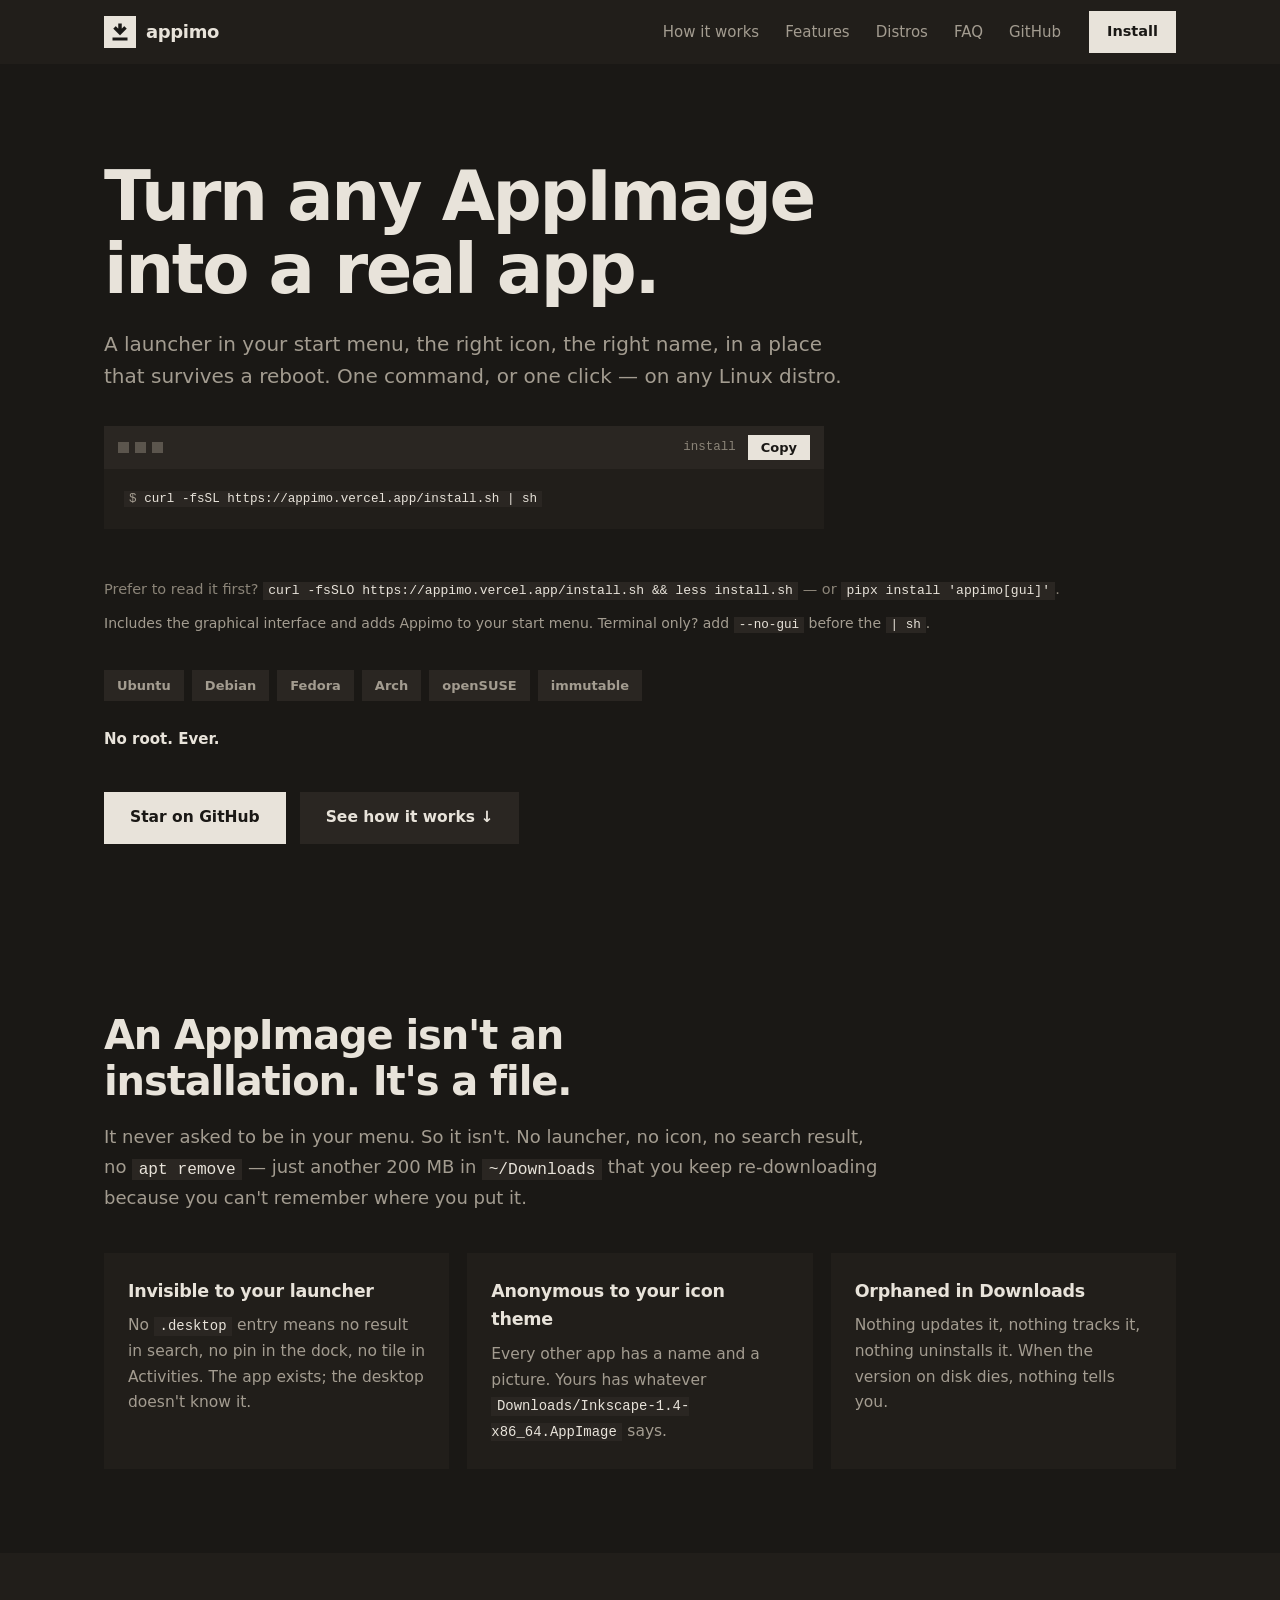
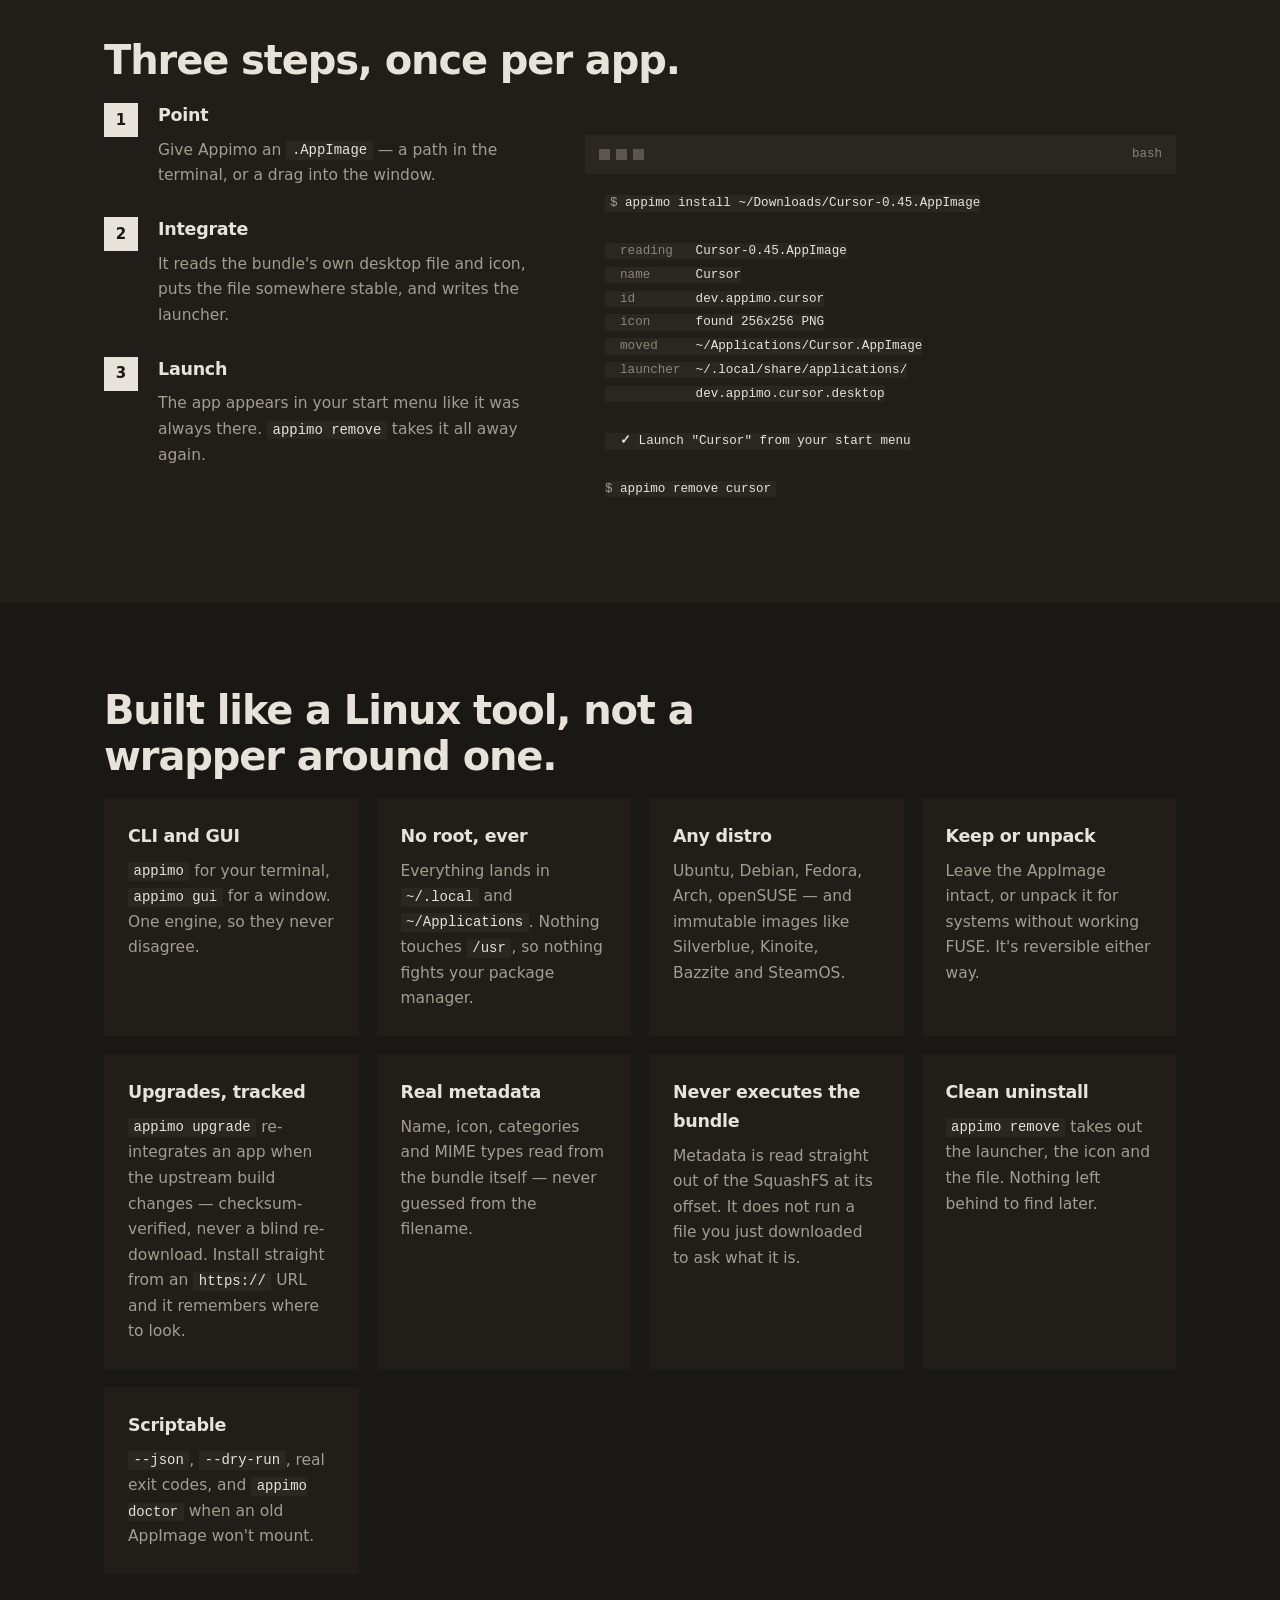
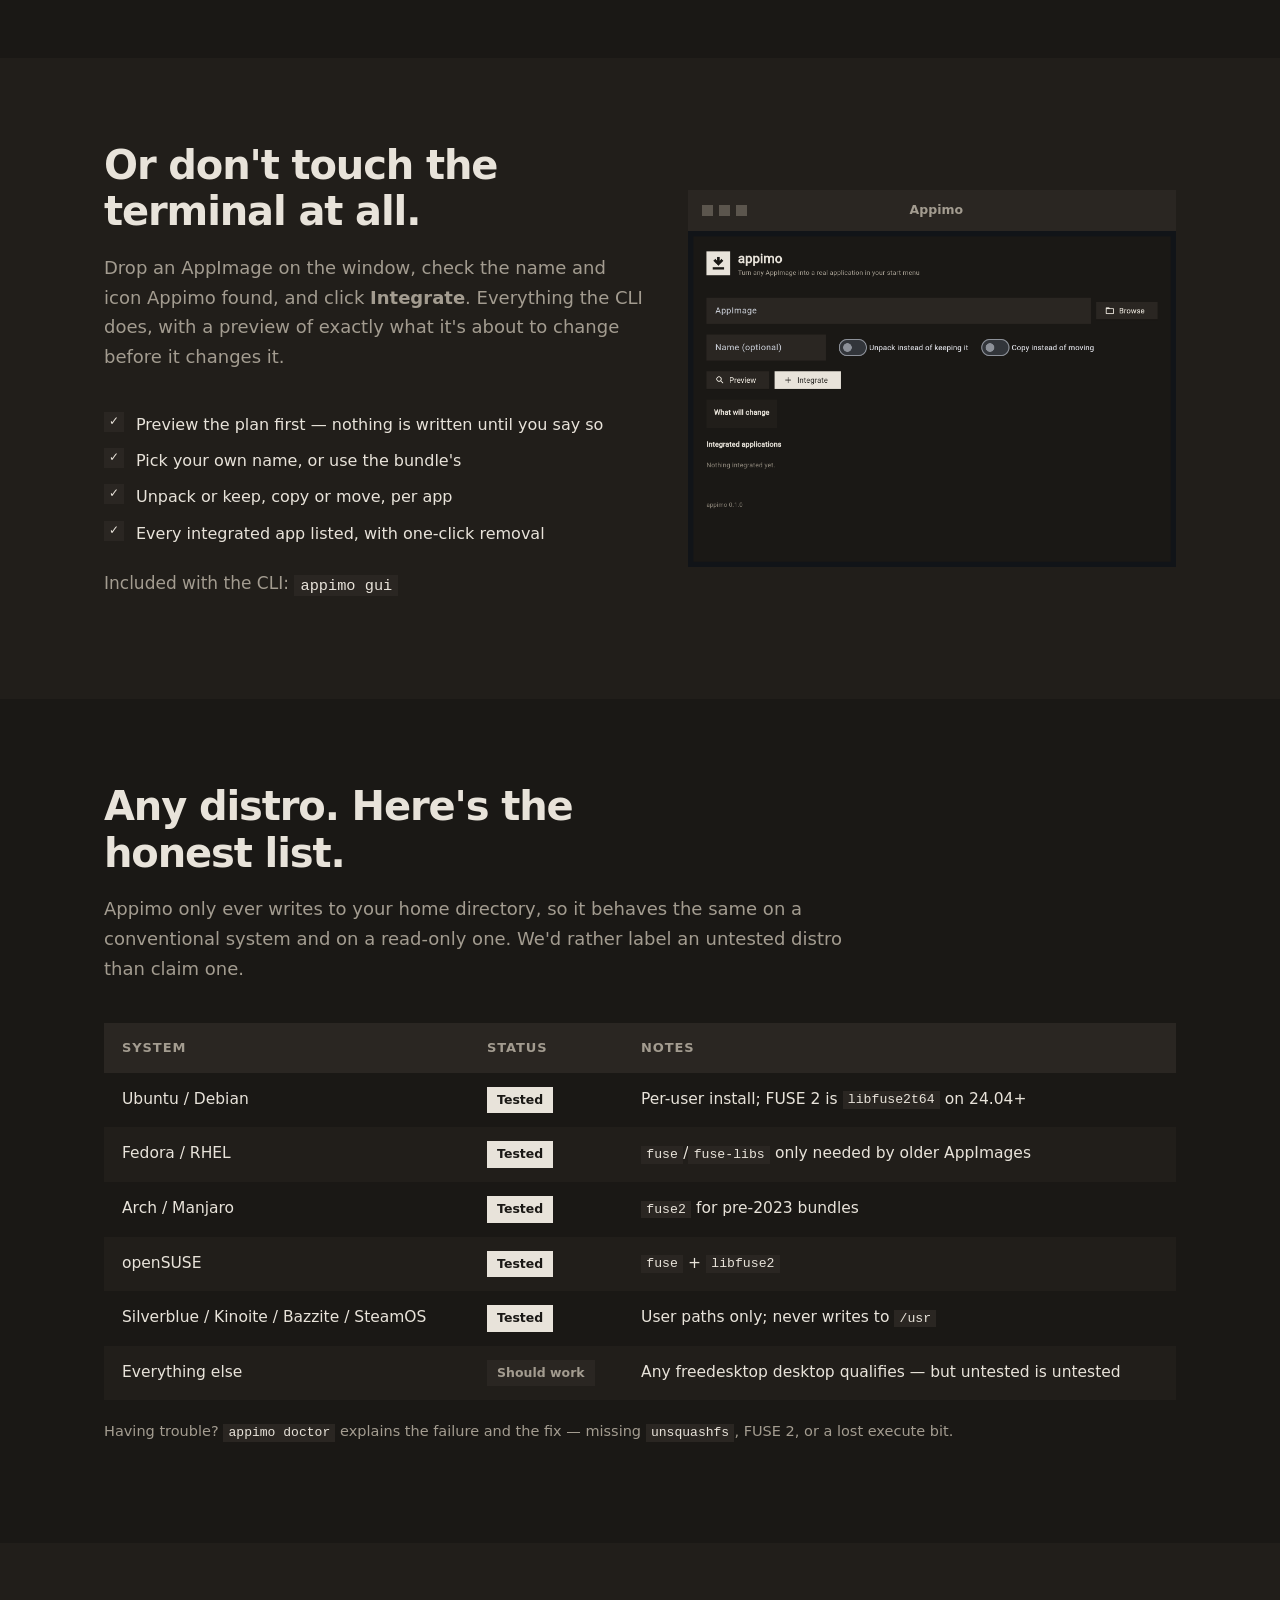
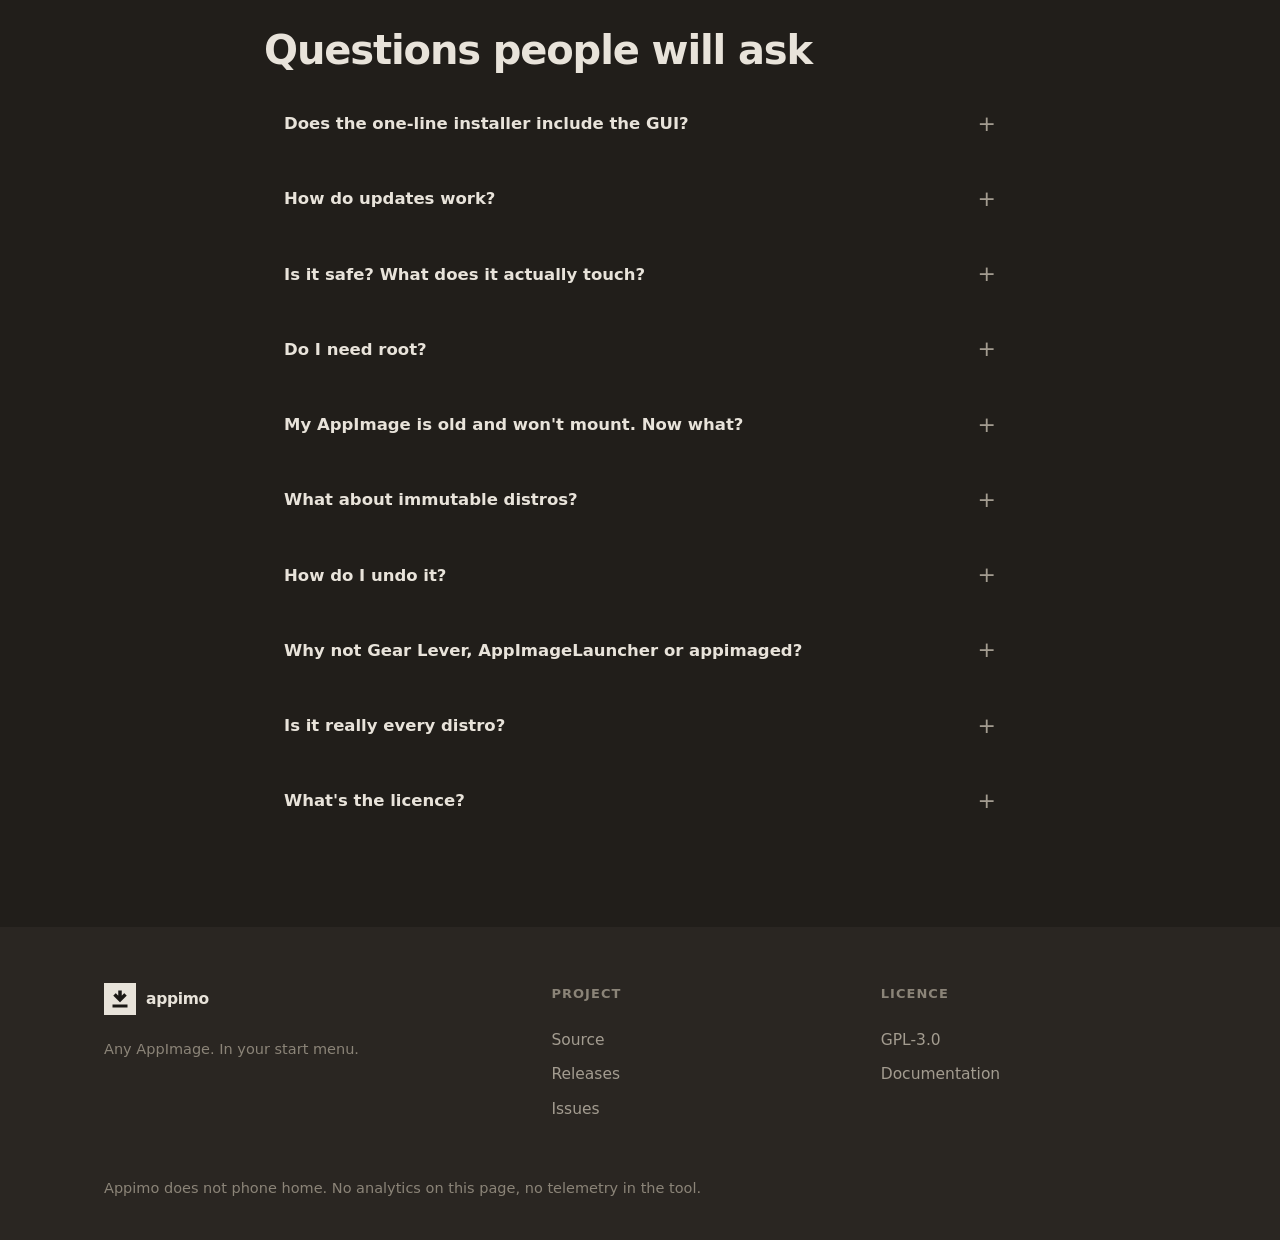
<file: landing/index.html>
<!DOCTYPE html>
<html lang="en">
<head>
<meta charset="utf-8">
<meta name="viewport" content="width=device-width, initial-scale=1">
<title>Appimo — Turn any AppImage into a real app</title>
<meta name="description" content="Appimo gives any AppImage a launcher in your start menu, its own icon and a stable home. One command or one click, per-user, no root, on any Linux distro.">
<link rel="canonical" href="https://appimo.dev/">
<meta name="theme-color" content="#1A1815">

<meta property="og:type" content="website">
<meta property="og:url" content="https://appimo.dev/">
<meta property="og:title" content="Appimo — Turn any AppImage into a real app">
<meta property="og:description" content="A launcher in your start menu, the right icon, the right name. One command, or one click — on any Linux distro.">
<meta property="og:image" content="https://appimo.dev/assets/appimo-banner.png">
<meta property="og:image:width" content="1200">
<meta property="og:image:height" content="630">
<meta name="twitter:card" content="summary_large_image">
<meta name="twitter:title" content="Appimo — Turn any AppImage into a real app">
<meta name="twitter:description" content="A launcher in your start menu, the right icon, the right name. One command, or one click — on any Linux distro.">
<meta name="twitter:image" content="https://appimo.dev/assets/appimo-banner.png">

<link rel="icon" href="assets/favicon.svg" type="image/svg+xml">
<link rel="alternate icon" href="assets/favicon.ico" sizes="any">
<link rel="apple-touch-icon" href="assets/appimo-icon-180.png">
<link rel="manifest" href="site.webmanifest">
<link rel="stylesheet" href="styles.css">

<script type="application/ld+json">
{
  "@context": "https://schema.org",
  "@type": "SoftwareApplication",
  "name": "Appimo",
  "applicationCategory": "DeveloperApplication",
  "operatingSystem": "Linux",
  "license": "https://www.gnu.org/licenses/gpl-3.0.html",
  "description": "Turns any AppImage into a real, installed application with a launcher in the start menu.",
  "softwareVersion": "0.1.0",
  "offers": { "@type": "Offer", "price": "0", "priceCurrency": "USD" },
  "url": "https://appimo.dev/"
}
</script>
</head>
<body>

<a class="skip-link" href="#main">Skip to content</a>

<header class="site-header">
  <div class="wrap">
    <a class="brand" href="/">
      <img src="assets/appimo-icon-256.png" alt="" width="32" height="32">
      <span>appimo</span>
    </a>
    <nav class="nav" aria-label="Primary">
      <a href="#how">How it works</a>
      <a href="#features">Features</a>
      <a href="#distros">Distros</a>
      <a href="#faq">FAQ</a>
      <a href="https://github.com/Shadow-457/appimo">GitHub</a>
    </nav>
    <a class="btn btn-primary btn-sm" href="#install">Install</a>
  </div>
</header>

<main id="main">

<!-- ── Hero ─────────────────────────────────────────────────────── -->
<section class="hero" id="install">
  <div class="wrap">
    <h1>Turn any AppImage<br>into a real app.</h1>

    <p class="lede">
      A launcher in your start menu, the right icon, the right name, in a place
      that survives a reboot. One command, or one click — on any Linux distro.
    </p>

    <div class="terminal" id="command">
      <div class="terminal-bar">
        <span class="dots" aria-hidden="true"><i></i><i></i><i></i></span>
        <span class="terminal-title">install</span>
        <button class="copy" type="button" data-copy="curl -fsSL https://appimo.vercel.app/install.sh | sh">
          <span class="copy-label">Copy</span>
        </button>
      </div>
      <pre><code><span class="prompt">$</span> curl -fsSL https://appimo.vercel.app/install.sh | sh</code></pre>
    </div>
    <p class="copy-status" role="status" aria-live="polite"></p>

    <p class="alt-install">
      Prefer to read it first?
      <code>curl -fsSLO https://appimo.vercel.app/install.sh &amp;&amp; less install.sh</code>
      — or <code>pipx install 'appimo[gui]'</code>.
    </p>
    <p class="copy-status" role="note">
      Includes the graphical interface and adds Appimo to your start menu.
      Terminal only? add <code>--no-gui</code> before the <code>| sh</code>.
    </p>

    <ul class="chips" aria-label="Supported platforms">
      <li>Ubuntu</li><li>Debian</li><li>Fedora</li><li>Arch</li>
      <li>openSUSE</li><li>immutable</li>
    </ul>

    <p class="noroot">No root. Ever.</p>

    <div class="hero-cta">
      <a class="btn btn-primary" href="https://github.com/Shadow-457/appimo">Star on GitHub</a>
      <a class="btn btn-ghost" href="#how">See how it works ↓</a>
    </div>
  </div>
</section>

<!-- ── Problem ──────────────────────────────────────────────────── -->
<section class="section" id="problem">
  <div class="wrap">
    <h2>An AppImage isn't an installation. It's a file.</h2>
    <p class="section-lede">
      It never asked to be in your menu. So it isn't. No launcher, no icon, no
      search result, no <code>apt remove</code> — just another 200 MB in
      <code>~/Downloads</code> that you keep re-downloading because you can't
      remember where you put it.
    </p>

    <div class="grid grid-3">
      <article class="card">
        <h3>Invisible to your launcher</h3>
        <p>No <code>.desktop</code> entry means no result in search, no pin in
        the dock, no tile in Activities. The app exists; the desktop doesn't
        know it.</p>
      </article>
      <article class="card">
        <h3>Anonymous to your icon theme</h3>
        <p>Every other app has a name and a picture. Yours has whatever
        <code>Downloads/Inkscape-1.4-x86_64.AppImage</code> says.</p>
      </article>
      <article class="card">
        <h3>Orphaned in Downloads</h3>
        <p>Nothing updates it, nothing tracks it, nothing uninstalls it. When
        the version on disk dies, nothing tells you.</p>
      </article>
    </div>
  </div>
</section>

<!-- ── How it works ─────────────────────────────────────────────── -->
<section class="section section-alt" id="how">
  <div class="wrap">
    <h2>Three steps, once per app.</h2>

    <div class="split">
      <ol class="steps">
        <li>
          <h3>Point</h3>
          <p>Give Appimo an <code>.AppImage</code> — a path in the terminal, or
          a drag into the window.</p>
        </li>
        <li>
          <h3>Integrate</h3>
          <p>It reads the bundle's own desktop file and icon, puts the file
          somewhere stable, and writes the launcher.</p>
        </li>
        <li>
          <h3>Launch</h3>
          <p>The app appears in your start menu like it was always there.
          <code>appimo remove</code> takes it all away again.</p>
        </li>
      </ol>

      <div class="terminal terminal-tall">
        <div class="terminal-bar">
          <span class="dots" aria-hidden="true"><i></i><i></i><i></i></span>
          <span class="terminal-title">bash</span>
        </div>
        <pre><code><span class="prompt">$</span> appimo install ~/Downloads/Cursor-0.45.AppImage

  <span class="k">reading</span>   Cursor-0.45.AppImage
  <span class="k">name</span>      Cursor
  <span class="k">id</span>        dev.appimo.cursor
  <span class="k">icon</span>      found 256x256 PNG
  <span class="k">moved</span>     ~/Applications/Cursor.AppImage
  <span class="k">launcher</span>  ~/.local/share/applications/
            dev.appimo.cursor.desktop

  <span class="ok">✓</span> Launch "Cursor" from your start menu

<span class="prompt">$</span> appimo remove cursor</code></pre>
      </div>
    </div>
  </div>
</section>

<!-- ── Features ─────────────────────────────────────────────────── -->
<section class="section" id="features">
  <div class="wrap">
    <h2>Built like a Linux tool, not a wrapper around one.</h2>

    <div class="grid grid-4">
      <article class="card">
        <h3>CLI and GUI</h3>
        <p><code>appimo</code> for your terminal, <code>appimo gui</code> for a
        window. One engine, so they never disagree.</p>
      </article>
      <article class="card">
        <h3>No root, ever</h3>
        <p>Everything lands in <code>~/.local</code> and
        <code>~/Applications</code>. Nothing touches <code>/usr</code>, so
        nothing fights your package manager.</p>
      </article>
      <article class="card">
        <h3>Any distro</h3>
        <p>Ubuntu, Debian, Fedora, Arch, openSUSE — and immutable images like
        Silverblue, Kinoite, Bazzite and SteamOS.</p>
      </article>
      <article class="card">
        <h3>Keep or unpack</h3>
        <p>Leave the AppImage intact, or unpack it for systems without working
        FUSE. It's reversible either way.</p>
      </article>
      <article class="card">
        <h3>Upgrades, tracked</h3>
        <p><code>appimo upgrade</code> re-integrates an app when the upstream
        build changes — checksum-verified, never a blind re-download. Install
        straight from an <code>https://</code> URL and it remembers where to
        look.</p>
      </article>
      <article class="card">
        <h3>Real metadata</h3>
        <p>Name, icon, categories and MIME types read from the bundle itself —
        never guessed from the filename.</p>
      </article>
      <article class="card">
        <h3>Never executes the bundle</h3>
        <p>Metadata is read straight out of the SquashFS at its offset. It does
        not run a file you just downloaded to ask what it is.</p>
      </article>
      <article class="card">
        <h3>Clean uninstall</h3>
        <p><code>appimo remove</code> takes out the launcher, the icon and the
        file. Nothing left behind to find later.</p>
      </article>
      <article class="card">
        <h3>Scriptable</h3>
        <p><code>--json</code>, <code>--dry-run</code>, real exit codes, and
        <code>appimo doctor</code> when an old AppImage won't mount.</p>
      </article>
    </div>
  </div>
</section>

<!-- ── GUI ──────────────────────────────────────────────────────── -->
<section class="section section-alt" id="gui">
  <div class="wrap">
    <div class="split split-reverse">
      <div>
        <h2>Or don't touch the terminal at all.</h2>
        <p class="section-lede">
          Drop an AppImage on the window, check the name and icon Appimo found,
          and click <strong>Integrate</strong>. Everything the CLI does, with a
          preview of exactly what it's about to change before it changes it.
        </p>
        <ul class="ticks">
          <li>Preview the plan first — nothing is written until you say so</li>
          <li>Pick your own name, or use the bundle's</li>
          <li>Unpack or keep, copy or move, per app</li>
          <li>Every integrated app listed, with one-click removal</li>
        </ul>
        <p class="muted">Included with the CLI: <code>appimo gui</code></p>
      </div>

      <figure class="window shot">
        <div class="window-bar">
          <span class="dots" aria-hidden="true"><i></i><i></i><i></i></span>
          <span class="window-title">Appimo</span>
        </div>
        <img src="assets/appimo-gui.png" width="900" height="620"
             alt="The Appimo graphical interface: a field to choose an AppImage, options to unpack or copy it, Preview and Integrate buttons, a panel showing what will change, and the list of integrated applications."
             loading="lazy" decoding="async">
      </figure>
    </div>
  </div>
</section>

<!-- ── Distros ──────────────────────────────────────────────────── -->
<section class="section" id="distros">
  <div class="wrap">
    <h2>Any distro. Here's the honest list.</h2>
    <p class="section-lede">
      Appimo only ever writes to your home directory, so it behaves the same on
      a conventional system and on a read-only one. We'd rather label an
      untested distro than claim one.
    </p>

    <div class="table-scroll">
      <table>
        <thead>
          <tr><th scope="col">System</th><th scope="col">Status</th><th scope="col">Notes</th></tr>
        </thead>
        <tbody>
          <tr><td>Ubuntu / Debian</td><td><span class="tag tag-ok">Tested</span></td><td>Per-user install; FUSE 2 is <code>libfuse2t64</code> on 24.04+</td></tr>
          <tr><td>Fedora / RHEL</td><td><span class="tag tag-ok">Tested</span></td><td><code>fuse</code>/<code>fuse-libs</code> only needed by older AppImages</td></tr>
          <tr><td>Arch / Manjaro</td><td><span class="tag tag-ok">Tested</span></td><td><code>fuse2</code> for pre-2023 bundles</td></tr>
          <tr><td>openSUSE</td><td><span class="tag tag-ok">Tested</span></td><td><code>fuse</code> + <code>libfuse2</code></td></tr>
          <tr><td>Silverblue / Kinoite / Bazzite / SteamOS</td><td><span class="tag tag-ok">Tested</span></td><td>User paths only; never writes to <code>/usr</code></td></tr>
          <tr><td>Everything else</td><td><span class="tag tag-mid">Should work</span></td><td>Any freedesktop desktop qualifies — but untested is untested</td></tr>
        </tbody>
      </table>
    </div>

    <p class="muted small">
      Having trouble? <code>appimo doctor</code> explains the failure and the
      fix — missing <code>unsquashfs</code>, FUSE 2, or a lost execute bit.
    </p>
  </div>
</section>

<!-- ── FAQ ──────────────────────────────────────────────────────── -->
<section class="section section-alt" id="faq">
  <div class="wrap wrap-narrow">
    <h2>Questions people will ask</h2>

    <details class="faq">
      <summary>Does the one-line installer include the GUI?</summary>
      <p>Yes. The installer includes the graphical interface (Flet and its
      desktop runtime) and adds Appimo itself to your start menu, so it opens
      like any other app — no terminal needed. Terminal only? Add
      <code>--no-gui</code>:
      <code>curl -fsSL https://appimo.vercel.app/install.sh | sh -s -- --no-gui</code>.
      Already installed and want the window now? Run
      <code>pipx install 'appimo[gui]'</code> (or
      <code>uv tool install 'appimo[gui]'</code>), then <code>appimo menu</code>.
      </p>
    </details>

    <details class="faq">
      <summary>How do updates work?</summary>
      <p>Appimo records the checksum of every bundle it integrates. Install
      from an <code>https://</code> URL once, and
      <code>appimo upgrade</code> re-downloads and re-integrates the app only
      when the upstream build has actually changed — verified against the
      recorded checksum. Local files work too: change the file, run
      <code>appimo upgrade</code>. An unpacked app stays unpacked, a kept one
      stays kept.</p>
    </details>

    <details class="faq">
      <summary>Is it safe? What does it actually touch?</summary>
      <p>Nothing outside your home directory. Appimo reads the AppImage, writes
      one <code>.desktop</code> file and one icon, and moves the file itself.
      It never runs the app to inspect it and never uses <code>sudo</code>.
      <code>appimo install --dry-run</code> prints every change before
      anything happens.</p>
    </details>

    <details class="faq">
      <summary>Do I need root?</summary>
      <p>No. That's a hard rule, not a preference. A GUI app running as root is
      a security problem, and it creates root-owned files in your home
      directory. Appimo refuses to run as root rather than risk either.</p>
    </details>

    <details class="faq">
      <summary>My AppImage is old and won't mount. Now what?</summary>
      <p>FUSE 2 was dropped from some newer systems, and pre-2023 AppImages
      still want it. Appimo detects that and offers <code>--extract</code>
      instead of mount, or tells you which FUSE package your distro needs.
      <code>appimo doctor</code> explains the failure instead of dumping a
      mount error.</p>
    </details>

    <details class="faq">
      <summary>What about immutable distros?</summary>
      <p>That's the case Appimo is designed around: everything is per-user, so
      it works the same on Silverblue or Bazzite as it does on Arch. Only your
      application file's location changes. Nothing writes to <code>/usr</code>.</p>
    </details>

    <details class="faq">
      <summary>How do I undo it?</summary>
      <p><code>appimo remove &lt;name&gt;</code>. The launcher, the icon and
      the AppImage go away. Keep the file with <code>--keep-files</code>.</p>
    </details>

    <details class="faq">
      <summary>Why not Gear Lever, AppImageLauncher or appimaged?</summary>
      <p>They're good, and we've learned from them. Gear Lever is a GUI that
      also has a CLI; AppImageLauncher installs as a system package with deep
      hooks; <code>appimaged</code> watches directories behind your back.
      Appimo's bet is different: a first-class CLI for scripted and headless
      use, a GUI for everyone else, everything per-user, explicit about what it
      changes, and honest when it can't.</p>
    </details>

    <details class="faq">
      <summary>Is it really every distro?</summary>
      <p>It should be: only the freedesktop XDG directories are involved, which
      every desktop honours. The table above separates what we've actually
      tested from what we merely expect to work, and we'll update it as
      reports come in.</p>
    </details>

    <details class="faq">
      <summary>What's the licence?</summary>
      <p>GPL-3.0. Fork it, package it, ship it. See
      <a href="https://github.com/Shadow-457/appimo">the repository</a>.</p>
    </details>
  </div>
</section>

</main>

<footer class="site-footer">
  <div class="wrap">
    <div class="footer-grid">
      <div>
        <a class="brand" href="/">
          <img src="assets/appimo-icon-256.png" alt="" width="32" height="32">
          <span>appimo</span>
        </a>
        <p class="muted small">Any AppImage. In your start menu.</p>
      </div>
      <nav aria-label="Docs">
        <h4>Project</h4>
        <a href="https://github.com/Shadow-457/appimo">Source</a>
        <a href="https://github.com/Shadow-457/appimo/releases">Releases</a>
        <a href="https://github.com/Shadow-457/appimo/issues">Issues</a>
      </nav>
      <nav aria-label="Legal">
        <h4>Licence</h4>
        <a href="https://www.gnu.org/licenses/gpl-3.0.html">GPL-3.0</a>
        <a href="https://github.com/Shadow-457/appimo/blob/main/docs/">Documentation</a>
      </nav>
    </div>
    <p class="muted small footer-note">
      Appimo does not phone home. No analytics on this page, no telemetry in the
      tool.
    </p>
  </div>
</footer>

<script src="app.js" defer></script>
</body>
</html>
</file>
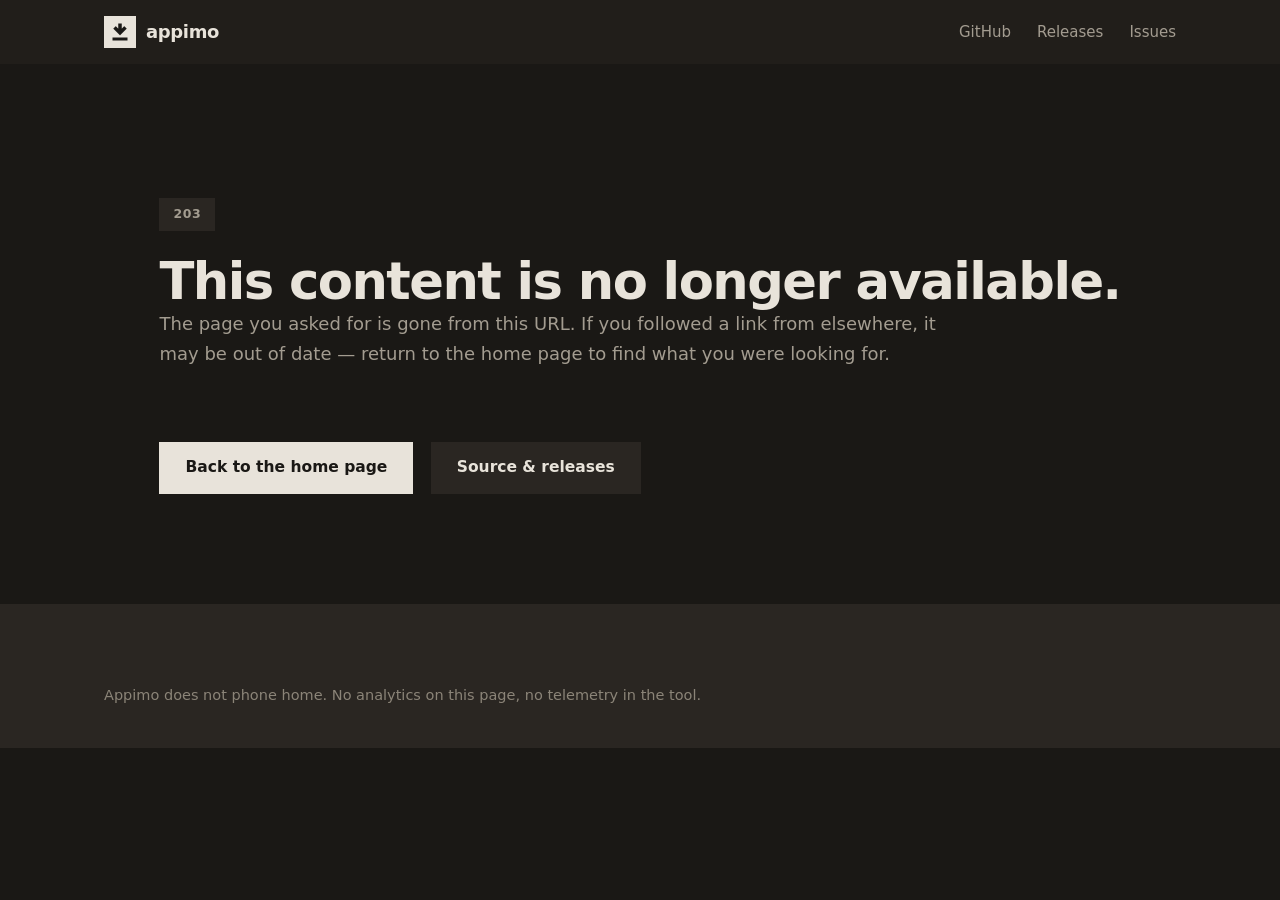
<file: landing/203.html>
<!DOCTYPE html>
<html lang="en">
<head>
<meta charset="utf-8">
<meta name="viewport" content="width=device-width, initial-scale=1">
<title>This content is no longer available — Appimo</title>
<meta name="description" content="The page you requested is no longer available under this URL.">
<meta property="og:type" content="website">
<meta property="og:url" content="https://appimo.dev/">
<meta property="og:title" content="This content is no longer available — Appimo">
<meta property="og:description" content="The page you requested is no longer available under this URL.">
<link rel="canonical" href="https://appimo.dev/">
<link rel="icon" href="assets/favicon.svg" type="image/svg+xml">
<link rel="manifest" href="site.webmanifest">
<link rel="stylesheet" href="styles.css">
<script src="app.js" defer></script>
</head>
<body>
<a class="skip-link" href="https://appimo.dev/">Back to the home page</a>

<header class="site-header">
  <div class="wrap">
    <a class="brand" href="/">
      <img src="assets/appimo-icon-256.png" alt="" width="32" height="32">
      <span>appimo</span>
    </a>
    <nav class="nav" aria-label="Primary">
      <a href="https://github.com/Shadow-457/appimo">GitHub</a>
      <a href="https://github.com/Shadow-457/appimo/releases">Releases</a>
      <a href="https://github.com/Shadow-457/appimo/issues">Issues</a>
    </nav>
  </div>
</header>

<main id="main">
  <section class="not-found">
    <div class="wrap">
      <span class="pill">203</span>
      <h1>This content is no longer available.</h1>
      <p class="section-lede">
        The page you asked for is gone from this URL. If you followed a link from
        elsewhere, it may be out of date — return to the home page to find what
        you were looking for.
      </p>
      <a class="btn btn-primary" href="/">Back to the home page</a>
      <a class="btn btn-ghost" href="https://github.com/Shadow-457/appimo">Source &amp; releases</a>
    </div>
  </section>
</main>

<footer class="site-footer">
  <div class="wrap">
    <p class="muted small footer-note">
      Appimo does not phone home. No analytics on this page, no telemetry in the tool.
    </p>
  </div>
</footer>
</body>
</html>
</file>
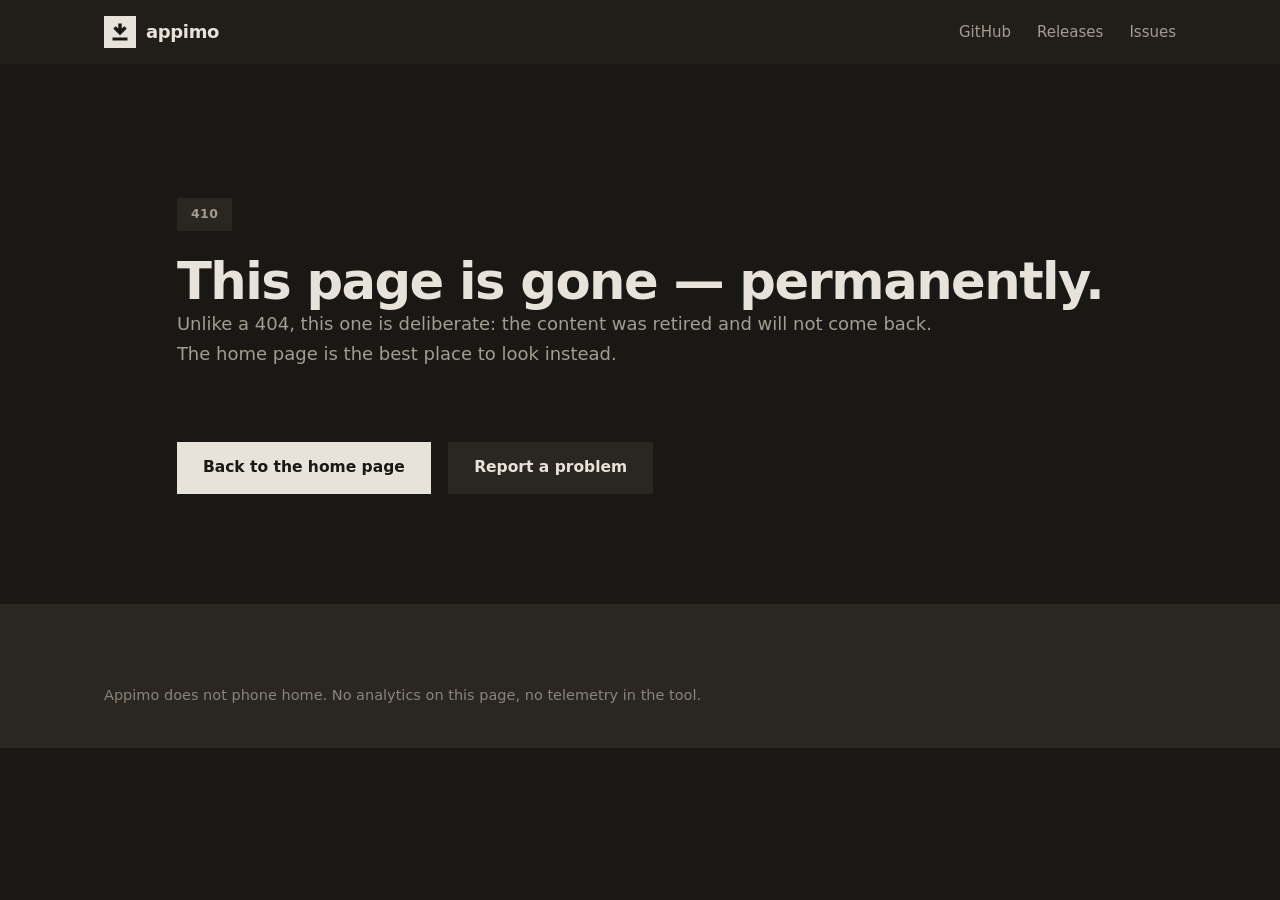
<file: landing/410.html>
<!DOCTYPE html>
<html lang="en">
<head>
<meta charset="utf-8">
<meta name="viewport" content="width=device-width, initial-scale=1">
<title>This page is gone — Appimo</title>
<meta name="description" content="This page was removed and nothing replaces it.">
<meta property="og:type" content="website">
<meta property="og:url" content="https://appimo.dev/">
<meta property="og:title" content="This page is gone — Appimo">
<meta property="og:description" content="This page was removed and nothing replaces it.">
<link rel="canonical" href="https://appimo.dev/">
<link rel="icon" href="assets/favicon.svg" type="image/svg+xml">
<link rel="manifest" href="site.webmanifest">
<link rel="stylesheet" href="styles.css">
<script src="app.js" defer></script>
</head>
<body>
<a class="skip-link" href="/">Back to the home page</a>

<header class="site-header">
  <div class="wrap">
    <a class="brand" href="/">
      <img src="assets/appimo-icon-256.png" alt="" width="32" height="32">
      <span>appimo</span>
    </a>
    <nav class="nav" aria-label="Primary">
      <a href="https://github.com/Shadow-457/appimo">GitHub</a>
      <a href="https://github.com/Shadow-457/appimo/releases">Releases</a>
      <a href="https://github.com/Shadow-457/appimo/issues">Issues</a>
    </nav>
  </div>
</header>

<main id="main">
  <section class="not-found">
    <div class="wrap">
      <span class="pill">410</span>
      <h1>This page is gone — permanently.</h1>
      <p class="section-lede">
        Unlike a 404, this one is deliberate: the content was retired and will not come back. The home page is the best place to look instead.
      </p>
      <a class="btn btn-primary" href="/">Back to the home page</a>
      <a class="btn btn-ghost" href="https://github.com/Shadow-457/appimo/issues">Report a problem</a>
    </div>
  </section>
</main>

<footer class="site-footer">
  <div class="wrap">
    <p class="muted small footer-note">
      Appimo does not phone home. No analytics on this page, no telemetry in the tool.
    </p>
  </div>
</footer>
</body>
</html>
</file>
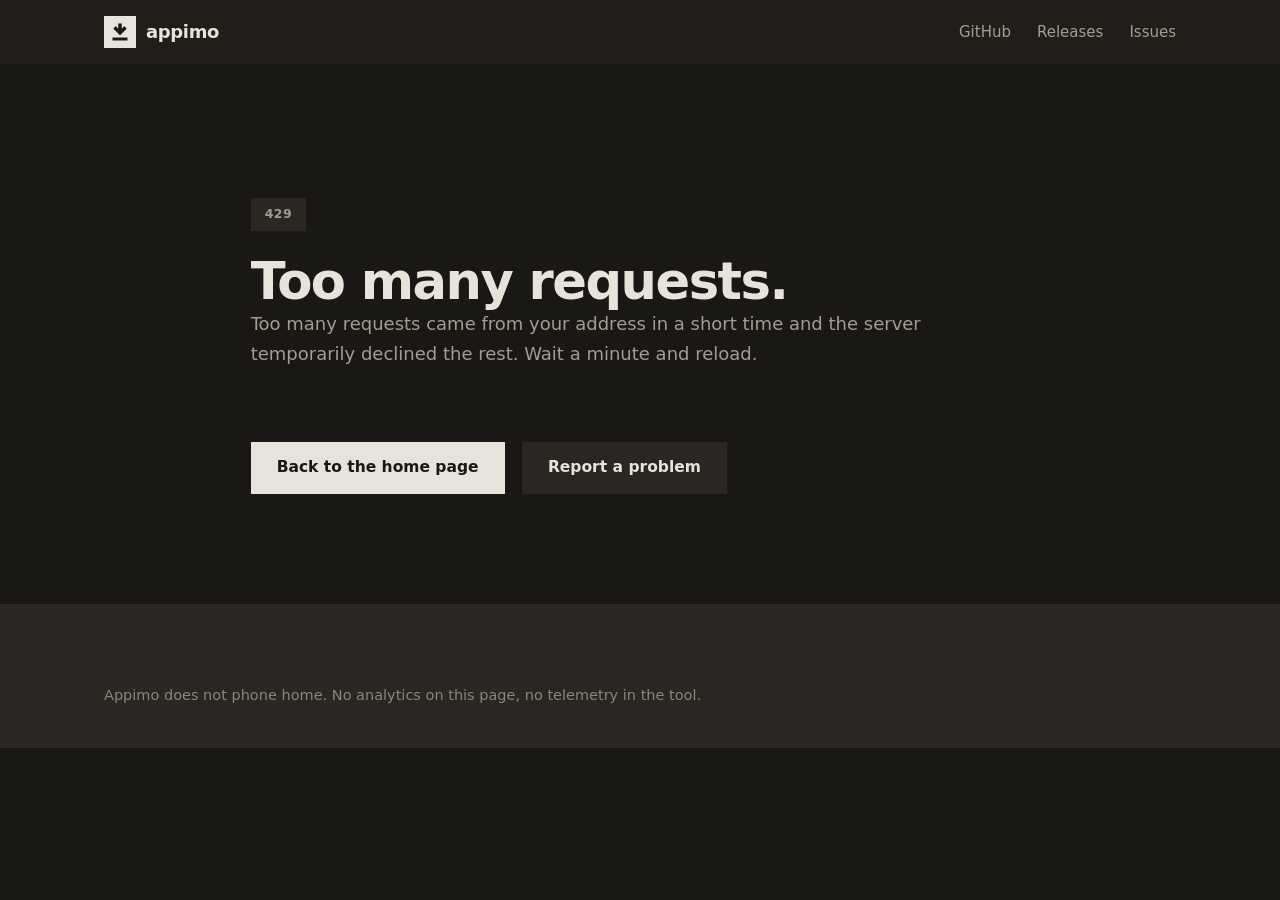
<file: landing/429.html>
<!DOCTYPE html>
<html lang="en">
<head>
<meta charset="utf-8">
<meta name="viewport" content="width=device-width, initial-scale=1">
<title>Too many requests — Appimo</title>
<meta name="description" content="Slow down, then try again.">
<meta property="og:type" content="website">
<meta property="og:url" content="https://appimo.dev/">
<meta property="og:title" content="Too many requests — Appimo">
<meta property="og:description" content="Slow down, then try again.">
<link rel="canonical" href="https://appimo.dev/">
<link rel="icon" href="assets/favicon.svg" type="image/svg+xml">
<link rel="manifest" href="site.webmanifest">
<link rel="stylesheet" href="styles.css">
<script src="app.js" defer></script>
</head>
<body>
<a class="skip-link" href="/">Back to the home page</a>

<header class="site-header">
  <div class="wrap">
    <a class="brand" href="/">
      <img src="assets/appimo-icon-256.png" alt="" width="32" height="32">
      <span>appimo</span>
    </a>
    <nav class="nav" aria-label="Primary">
      <a href="https://github.com/Shadow-457/appimo">GitHub</a>
      <a href="https://github.com/Shadow-457/appimo/releases">Releases</a>
      <a href="https://github.com/Shadow-457/appimo/issues">Issues</a>
    </nav>
  </div>
</header>

<main id="main">
  <section class="not-found">
    <div class="wrap">
      <span class="pill">429</span>
      <h1>Too many requests.</h1>
      <p class="section-lede">
        Too many requests came from your address in a short time and the server temporarily declined the rest. Wait a minute and reload.
      </p>
      <a class="btn btn-primary" href="/">Back to the home page</a>
      <a class="btn btn-ghost" href="https://github.com/Shadow-457/appimo/issues">Report a problem</a>
    </div>
  </section>
</main>

<footer class="site-footer">
  <div class="wrap">
    <p class="muted small footer-note">
      Appimo does not phone home. No analytics on this page, no telemetry in the tool.
    </p>
  </div>
</footer>
</body>
</html>
</file>
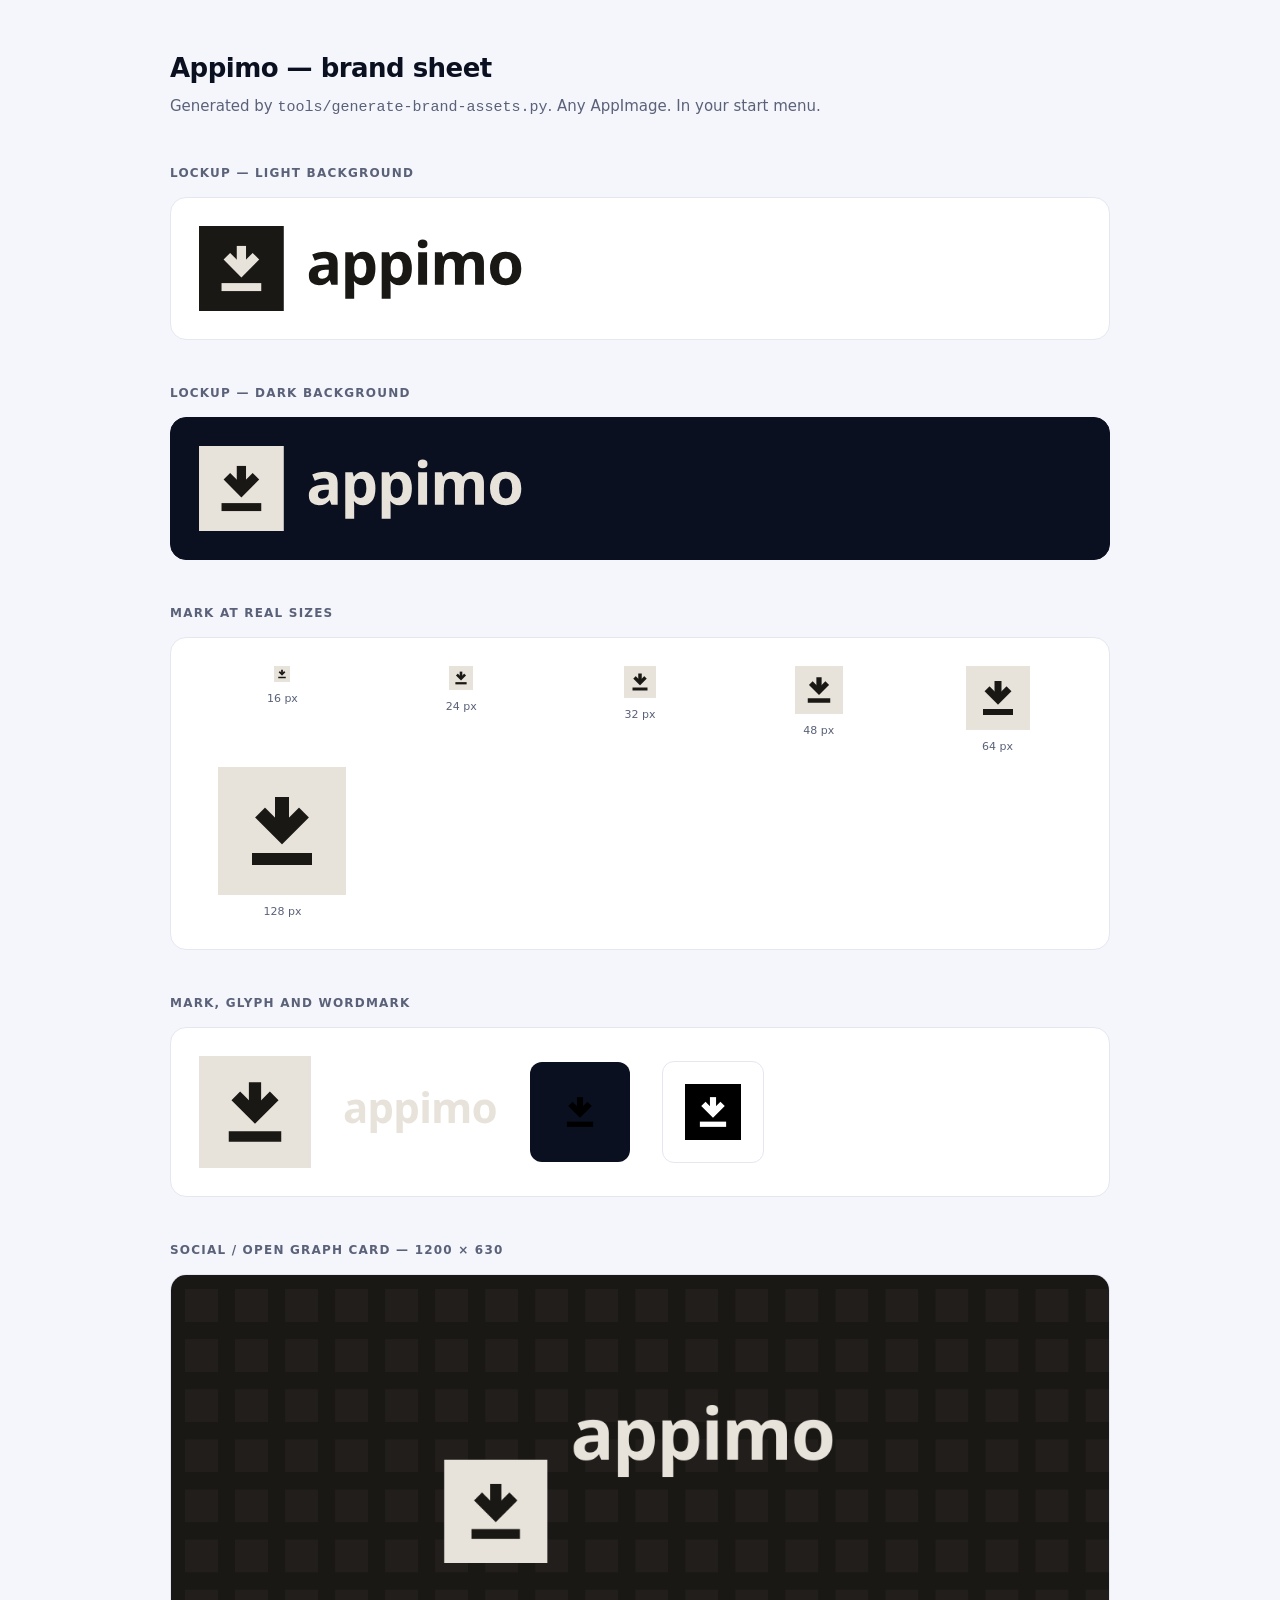
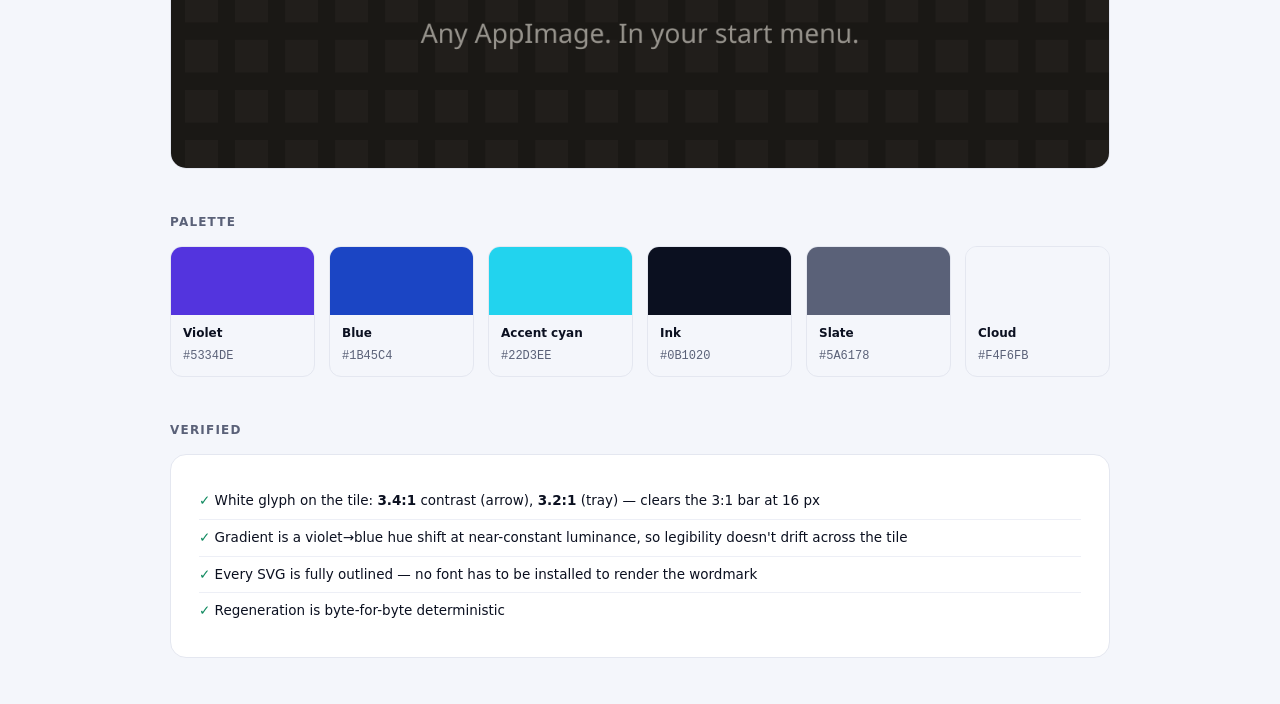
<file: assets/logo/brand-preview.html>
<!DOCTYPE html>
<html lang="en">
<head>
<meta charset="utf-8">
<meta name="viewport" content="width=device-width, initial-scale=1">
<title>Appimo — brand sheet</title>
<link rel="icon" href="favicon.svg">
<style>
  :root {
    --violet: #5334DE; --blue: #1B45C4; --cyan: #22D3EE;
    --ink: #0B1020; --slate: #5A6178; --cloud: #F4F6FB;
  }
  * { box-sizing: border-box; }
  body {
    margin: 0; padding: 48px 32px; background: var(--cloud); color: var(--ink);
    font: 15px/1.6 system-ui, -apple-system, "Segoe UI", sans-serif;
  }
  .wrap { max-width: 940px; margin: 0 auto; }
  h1 { font-size: 26px; margin: 0 0 4px; letter-spacing: -0.02em; }
  .sub { color: var(--slate); margin: 0 0 40px; }
  h2 { font-size: 12px; text-transform: uppercase; letter-spacing: 0.1em;
       color: var(--slate); margin: 44px 0 14px; font-weight: 700; }
  .panel { background: #fff; border: 1px solid #E4E7F0; border-radius: 16px;
           padding: 28px; }
  .dark { background: var(--ink); border-color: var(--ink); }
  .row { display: flex; align-items: center; gap: 32px; flex-wrap: wrap; }
  .grid { display: grid; gap: 12px; grid-template-columns: repeat(auto-fill, minmax(150px, 1fr)); }
  .cell { text-align: center; }
  .cell span { display: block; font-size: 11px; color: var(--slate); margin-top: 8px;
               font-variant-numeric: tabular-nums; }
  .swatches { display: grid; gap: 14px; grid-template-columns: repeat(auto-fill, minmax(132px, 1fr)); }
  .sw { border-radius: 12px; overflow: hidden; border: 1px solid #E4E7F0; }
  .sw i { display: block; height: 68px; }
  .sw b, .sw code { display: block; padding: 2px 12px; font-size: 12px; }
  .sw b { padding-top: 9px; font-weight: 600; }
  .sw code { color: var(--slate); padding-bottom: 10px; }
  img { display: block; }
  .checks { list-style: none; padding: 0; margin: 0; font-size: 13.5px; }
  .checks li { padding: 7px 0; border-bottom: 1px solid #EDEFF6; }
  .checks li:last-child { border-bottom: 0; }
  .ok { color: #0F8A5F; font-weight: 600; }
</style>
</head>
<body>
<div class="wrap">
  <h1>Appimo — brand sheet</h1>
  <p class="sub">Generated by <code>tools/generate-brand-assets.py</code>. Any AppImage. In your start menu.</p>

  <h2>Lockup — light background</h2>
  <div class="panel"><img src="appimo-logo.svg" alt="Appimo" width="330"></div>

  <h2>Lockup — dark background</h2>
  <div class="panel dark"><img src="appimo-logo-light.svg" alt="Appimo" width="330"></div>

  <h2>Mark at real sizes</h2>
  <div class="panel grid">
    <div class="cell"><img src="appimo-icon-16.png" alt="" width="16" style="margin:0 auto"><span>16 px</span></div>
    <div class="cell"><img src="appimo-icon-24.png" alt="" width="24" style="margin:0 auto"><span>24 px</span></div>
    <div class="cell"><img src="appimo-icon-32.png" alt="" width="32" style="margin:0 auto"><span>32 px</span></div>
    <div class="cell"><img src="appimo-icon-48.png" alt="" width="48" style="margin:0 auto"><span>48 px</span></div>
    <div class="cell"><img src="appimo-icon-64.png" alt="" width="64" style="margin:0 auto"><span>64 px</span></div>
    <div class="cell"><img src="appimo-icon-128.png" alt="" width="128" style="margin:0 auto"><span>128 px</span></div>
  </div>

  <h2>Mark, glyph and wordmark</h2>
  <div class="panel row">
    <img src="appimo-mark.svg" alt="Appimo mark" width="112">
    <img src="appimo-wordmark.svg" alt="appimo" height="42">
    <span style="color:#22D3EE;background:#0B1020;padding:22px;border-radius:12px;display:inline-flex">
      <img src="appimo-glyph.svg" alt="" width="56">
    </span>
    <span style="color:#0B1020;border:1px solid #E4E7F0;padding:22px;border-radius:12px;display:inline-flex">
      <img src="appimo-mark-mono.svg" alt="" width="56">
    </span>
  </div>

  <h2>Social / Open Graph card — 1200 × 630</h2>
  <div class="panel" style="padding:0;overflow:hidden">
    <img src="appimo-banner.png" alt="Appimo social card" width="100%">
  </div>

  <h2>Palette</h2>
  <div class="swatches">
    <div class="sw"><i style="background:#5334DE"></i><b>Violet</b><code>#5334DE</code></div>
    <div class="sw"><i style="background:#1B45C4"></i><b>Blue</b><code>#1B45C4</code></div>
    <div class="sw"><i style="background:#22D3EE"></i><b>Accent cyan</b><code>#22D3EE</code></div>
    <div class="sw"><i style="background:#0B1020"></i><b>Ink</b><code>#0B1020</code></div>
    <div class="sw"><i style="background:#5A6178"></i><b>Slate</b><code>#5A6178</code></div>
    <div class="sw"><i style="background:#F4F6FB"></i><b>Cloud</b><code>#F4F6FB</code></div>
  </div>

  <h2>Verified</h2>
  <div class="panel">
    <ul class="checks">
      <li><span class="ok">✓</span> White glyph on the tile: <b>3.4:1</b> contrast (arrow), <b>3.2:1</b> (tray) — clears the 3:1 bar at 16 px</li>
      <li><span class="ok">✓</span> Gradient is a violet→blue hue shift at near-constant luminance, so legibility doesn't drift across the tile</li>
      <li><span class="ok">✓</span> Every SVG is fully outlined — no font has to be installed to render the wordmark</li>
      <li><span class="ok">✓</span> Regeneration is byte-for-byte deterministic</li>
    </ul>
  </div>
</div>
</body>
</html>
</file>
<file: landing/styles.css>
/* Appimo — landing page
 *
 * Design language: flat, sharp corners, no borders, no shadows, no gradients,
 * one warm monochrome hue family on dark surfaces.
 *
 * Separation is achieved by tone steps (--bg -> --surface -> --surface-2) and
 * spacing, never by outlines. Contrast is verified against WCAG AA:
 *   paper  #E8E3DA on bg  #1A1815  = 7.96:1
 *   muted  #A39C90 on bg  #1A1815  = 5.50:1
 *   faint  #8B8478 on bg  #1A1815  = 4.72:1
 */

:root {
  /* The whole palette. One hue family, warm neutral, no accent colour. */
  --bg: #1A1815;
  --surface: #211E1A;
  --surface-2: #2A2622;
  --paper: #E8E3DA;
  --muted: #A39C90;
  --faint: #8B8478;
  --on-paper: #1A1815;

  --wrap: 1120px;

  --font: system-ui, -apple-system, "Segoe UI", Roboto, "Noto Sans", Ubuntu,
    Cantarell, "Helvetica Neue", Arial, sans-serif;
  --mono: ui-monospace, SFMono-Regular, "SF Mono", Menlo, Consolas,
    "Liberation Mono", monospace;
}

*, *::before, *::after { box-sizing: border-box; }

html {
  scroll-behavior: smooth;
  -webkit-text-size-adjust: 100%;
}

@media (prefers-reduced-motion: reduce) {
  html { scroll-behavior: auto; }
  *, *::before, *::after {
    animation-duration: 0.01ms !important;
    transition-duration: 0.01ms !important;
  }
}

body {
  margin: 0;
  font-family: var(--font);
  font-size: 17px;
  line-height: 1.65;
  color: var(--paper);
  background: var(--bg);
  -webkit-font-smoothing: antialiased;
}

img { max-width: 100%; height: auto; display: block; }

a { color: var(--paper); text-decoration: underline; text-underline-offset: 3px; }
a:hover { color: var(--muted); }

code {
  font-family: var(--mono);
  font-size: 0.9em;
  background: var(--surface-2);
  color: var(--paper);
  padding: 0.1em 0.4em;
}

:focus-visible {
  outline: 2px solid var(--paper);
  outline-offset: 3px;
}

.skip-link {
  position: absolute;
  left: -9999px;
  top: 0;
  background: var(--paper);
  color: var(--on-paper);
  padding: 10px 18px;
  font-weight: 600;
  z-index: 100;
}
.skip-link:focus { left: 0; }

.wrap { max-width: var(--wrap); margin: 0 auto; padding: 0 24px; }
.wrap-narrow { max-width: 800px; }

/* ── Header ─────────────────────────────────────────────────────── */

.site-header {
  position: sticky;
  top: 0;
  z-index: 50;
  background: var(--surface);
}

.site-header .wrap {
  display: flex;
  align-items: center;
  gap: 28px;
  height: 64px;
}

.brand {
  display: inline-flex;
  align-items: center;
  gap: 10px;
  font-weight: 700;
  font-size: 18px;
  letter-spacing: -0.02em;
  color: var(--paper);
  text-decoration: none;
}
.brand:hover { color: var(--muted); }

.nav {
  display: flex;
  gap: 26px;
  margin-left: auto;
  font-size: 15px;
}
.nav a { color: var(--muted); text-decoration: none; }
.nav a:hover { color: var(--paper); }

/* ── Buttons ────────────────────────────────────────────────────── */

.btn {
  display: inline-flex;
  align-items: center;
  justify-content: center;
  gap: 8px;
  padding: 13px 26px;
  font-size: 15.5px;
  font-weight: 600;
  font-family: inherit;
  text-decoration: none;
  cursor: pointer;
  border: 0;
  border-radius: 0;
  transition: opacity 0.12s ease;
}
.btn:hover { transform: none; }

/* Flat: a solid block of the light tone. No gradient, no shadow. */
.btn-primary { background: var(--paper); color: var(--on-paper); }
.btn-primary:hover { color: var(--on-paper); opacity: 0.84; }

.btn-ghost { background: var(--surface-2); color: var(--paper); }
.btn-ghost:hover { color: var(--paper); opacity: 0.8; }

.btn-sm { padding: 9px 18px; font-size: 14.5px; }

/* ── Hero ───────────────────────────────────────────────────────── */

.hero {
  background: var(--bg);
  color: var(--paper);
  padding: 96px 0 84px;
}

.pill {
  display: inline-block;
  font-size: 12.5px;
  font-weight: 600;
  letter-spacing: 0.04em;
  padding: 6px 14px;
  background: var(--surface-2);
  color: var(--muted);
}

.hero h1 {
  font-size: clamp(2.5rem, 6.2vw, 4.3rem);
  line-height: 1.06;
  letter-spacing: -0.035em;
  font-weight: 750;
  margin: 0;
  max-width: 16ch;
  color: var(--paper);
}

.lede {
  font-size: clamp(1.05rem, 1.7vw, 1.25rem);
  line-height: 1.6;
  color: var(--muted);
  max-width: 60ch;
  margin: 22px 0 0;
}

.hero-cta { display: flex; flex-wrap: wrap; gap: 14px; margin-top: 40px; }

.chips {
  display: flex;
  flex-wrap: wrap;
  gap: 8px;
  list-style: none;
  padding: 0;
  margin: 34px 0 0;
}
.chips li {
  font-size: 13px;
  font-weight: 600;
  padding: 5px 13px;
  background: var(--surface-2);
  color: var(--muted);
}

.noroot {
  margin: 26px 0 0;
  font-weight: 700;
  font-size: 15px;
  color: var(--paper);
}

/* ── Terminal ───────────────────────────────────────────────────── */

.terminal {
  background: var(--surface);
  overflow: hidden;
  margin-top: 34px;
  max-width: 720px;
}

.terminal-bar {
  display: flex;
  align-items: center;
  gap: 12px;
  padding: 9px 14px;
  background: var(--surface-2);
}

/* Monochrome: the window dots lose their traffic-light colours. */
.dots { display: inline-flex; gap: 6px; }
.dots i {
  width: 11px;
  height: 11px;
  background: var(--faint);
  opacity: 0.5;
}

.terminal-title {
  font-family: var(--mono);
  font-size: 12.5px;
  color: var(--faint);
  margin-left: auto;
}

.copy {
  font-family: inherit;
  font-size: 13px;
  font-weight: 600;
  color: var(--on-paper);
  background: var(--paper);
  border: 0;
  padding: 5px 13px;
  cursor: pointer;
  transition: opacity 0.15s ease;
}
.copy:hover { opacity: 0.84; }
.copy.is-done { background: var(--muted); }

.terminal pre {
  margin: 0;
  padding: 18px 20px;
  overflow-x: auto;
  font-family: var(--mono);
  font-size: 14px;
  line-height: 1.7;
  color: var(--paper);
}
.terminal .prompt { color: var(--muted); user-select: none; }
.terminal .k { color: var(--faint); }
.terminal .ok { color: var(--paper); font-weight: 700; }

.terminal-tall { max-width: none; }

.copy-status {
  min-height: 1.4em;
  margin: 10px 0 0;
  font-size: 14px;
  color: var(--muted);
}

.alt-install {
  margin: 20px 0 0;
  font-size: 14.5px;
  color: var(--faint);
}
.alt-install code { background: var(--surface-2); color: var(--paper); }

/* ── Sections ───────────────────────────────────────────────────── */

.section { padding: 84px 0; background: var(--bg); }
.section-alt { background: var(--surface); }

h2 {
  font-size: clamp(1.75rem, 3.2vw, 2.5rem);
  line-height: 1.16;
  letter-spacing: -0.028em;
  font-weight: 720;
  margin: 0 0 18px;
  max-width: 22ch;
  color: var(--paper);
}

.section-lede {
  font-size: 18px;
  color: var(--muted);
  max-width: 68ch;
  margin: 0 0 40px;
}

h3 {
  font-size: 17.5px;
  font-weight: 650;
  letter-spacing: -0.015em;
  margin: 0 0 8px;
  color: var(--paper);
}

.muted { color: var(--muted); }
.small { font-size: 14.5px; }

/* ── Grids and cards ────────────────────────────────────────────── */

.grid { display: grid; gap: 18px; }
.grid-3 { grid-template-columns: repeat(auto-fit, minmax(260px, 1fr)); }
.grid-4 { grid-template-columns: repeat(auto-fit, minmax(230px, 1fr)); }

/* Tone step, not an outline. */
.card {
  background: var(--surface);
  padding: 24px;
}
.section-alt .card { background: var(--bg); }

.card p { margin: 0; font-size: 15.5px; color: var(--muted); }

/* ── Split layouts ──────────────────────────────────────────────── */

.split {
  display: grid;
  grid-template-columns: 0.85fr 1.15fr;
  gap: 44px;
  align-items: start;
}
.split-reverse { grid-template-columns: 1.05fr 0.95fr; align-items: center; }

@media (max-width: 900px) {
  .split, .split-reverse { grid-template-columns: 1fr; gap: 34px; }
  .nav { display: none; }
  .hero { padding: 64px 0 56px; }
}

.steps {
  list-style: none;
  counter-reset: step;
  padding: 0;
  margin: 0;
  display: grid;
  gap: 26px;
}
.steps li {
  counter-increment: step;
  position: relative;
  padding-left: 54px;
}
.steps li::before {
  content: counter(step);
  position: absolute;
  left: 0;
  top: 2px;
  width: 34px;
  height: 34px;
  background: var(--paper);
  color: var(--on-paper);
  font-weight: 700;
  font-size: 15px;
  display: grid;
  place-items: center;
}
.steps p { margin: 0; font-size: 15.5px; color: var(--muted); }

/* ── Window / screenshot ────────────────────────────────────────── */

.window {
  margin: 0;
  background: var(--surface-2);
  overflow: hidden;
}
.window-bar {
  display: flex;
  align-items: center;
  gap: 12px;
  padding: 10px 14px;
  background: var(--surface-2);
}
.window-title {
  font-size: 12.5px;
  color: var(--muted);
  font-weight: 600;
  margin: 0 auto;
  transform: translateX(-24px);
}

/* ── Ticks ──────────────────────────────────────────────────────── */

.ticks { list-style: none; padding: 0; margin: 0 0 22px; display: grid; gap: 10px; }
.ticks li {
  position: relative;
  padding-left: 32px;
  font-size: 16px;
  color: var(--paper);
}
.ticks li::before {
  content: "✓";
  position: absolute;
  left: 0;
  top: 0;
  width: 20px;
  height: 20px;
  background: var(--surface-2);
  color: var(--paper);
  font-size: 12px;
  font-weight: 700;
  display: grid;
  place-items: center;
}

/* ── Table ──────────────────────────────────────────────────────── */

.table-scroll { overflow-x: auto; margin-bottom: 20px; }

table {
  width: 100%;
  border-collapse: collapse;
  background: var(--bg);
  font-size: 15.5px;
}
th, td {
  text-align: left;
  padding: 14px 18px;
  vertical-align: top;
}
th {
  background: var(--surface-2);
  font-size: 13px;
  text-transform: uppercase;
  letter-spacing: 0.07em;
  color: var(--muted);
}
/* Zebra tone instead of row rules. */
tbody tr:nth-child(even) { background: var(--surface); }
td code { font-size: 0.85em; }

.tag {
  display: inline-block;
  font-size: 12.5px;
  font-weight: 700;
  padding: 3px 10px;
  white-space: nowrap;
}
/* Monochrome hierarchy: solid = confirmed, recessed = expected. */
.tag-ok { background: var(--paper); color: var(--on-paper); }
.tag-mid { background: var(--surface-2); color: var(--muted); }

/* ── FAQ ────────────────────────────────────────────────────────── */

.faq {
  background: var(--surface);
  padding: 4px 20px;
  margin-bottom: 10px;
}
.faq summary {
  cursor: pointer;
  font-weight: 650;
  font-size: 16.5px;
  padding: 15px 0;
  list-style: none;
  position: relative;
  padding-right: 30px;
  color: var(--paper);
}
.faq summary::-webkit-details-marker { display: none; }
.faq summary::after {
  content: "+";
  position: absolute;
  right: 0;
  top: 50%;
  transform: translateY(-50%);
  font-size: 22px;
  color: var(--muted);
  font-weight: 400;
}
.faq[open] summary::after { content: "−"; }
.faq p { margin: 0 0 18px; color: var(--muted); font-size: 16px; }
.faq a { color: var(--paper); }

/* ── Footer ─────────────────────────────────────────────────────── */

.site-footer {
  background: var(--surface-2);
  color: var(--muted);
  padding: 56px 0 40px;
}
.site-footer .brand { color: var(--paper); }
.site-footer .brand:hover { color: var(--muted); }

.footer-grid {
  display: grid;
  grid-template-columns: 1.4fr 1fr 1fr;
  gap: 34px;
  padding-bottom: 30px;
}
.footer-grid h4 {
  font-size: 13px;
  text-transform: uppercase;
  letter-spacing: 0.08em;
  color: var(--faint);
  margin: 0 0 14px;
}
.footer-grid nav { display: flex; flex-direction: column; gap: 9px; }
.footer-grid a { color: var(--muted); text-decoration: none; font-size: 15.5px; }
.footer-grid a:hover { color: var(--paper); }
.footer-grid .muted { color: var(--faint); }  .footer-note { margin: 24px 0 0; color: var(--faint); }

/* ── Not-found page (404 / 203) ──────────────────────────────── */

.not-found {
  min-height: 60vh;
  display: flex;
  align-items: center;
  padding: 96px 0 72px;
}

.not-found h1 {
  margin: 22px 0 0;
  font-size: clamp(2rem, 5vw, 3.2rem);
  line-height: 1.1;
  letter-spacing: -0.03em;
  font-weight: 740;
  color: var(--paper);
}

.not-found .btn { margin-top: 34px; }

.not-found .btn + .btn { margin-left: 12px; }

@media (max-width: 600px) {
  .not-found .btn + .btn { margin-left: 0; margin-top: 12px; }
  .not-found { padding: 72px 0 56px; }
}

@media (max-width: 760px) {
  .footer-grid { grid-template-columns: 1fr; gap: 26px; }
  body { font-size: 16px; }
  .section { padding: 60px 0; }
}
</file>
